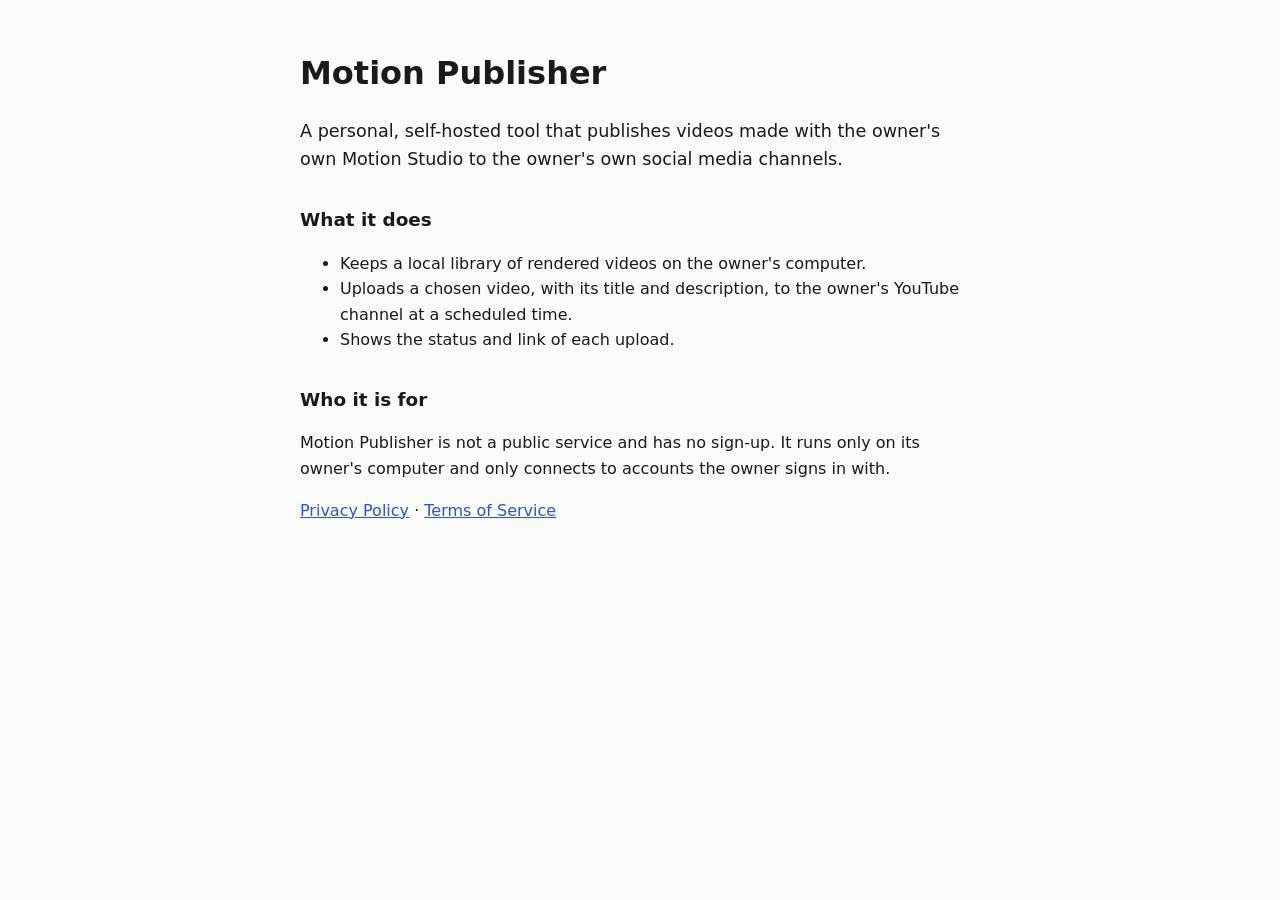
<file: index.html>
<!doctype html>
<html lang="en">
<head>
<meta charset="utf-8">
<meta name="viewport" content="width=device-width, initial-scale=1">
<title>Motion Publisher</title>
<link rel="stylesheet" href="style.css">
</head>
<body>
<main>
  <h1>Motion Publisher</h1>
  <p class="lead">A personal, self-hosted tool that publishes videos made with the owner's own Motion Studio to the owner's own social media channels.</p>

  <h2>What it does</h2>
  <ul>
    <li>Keeps a local library of rendered videos on the owner's computer.</li>
    <li>Uploads a chosen video, with its title and description, to the owner's YouTube channel at a scheduled time.</li>
    <li>Shows the status and link of each upload.</li>
  </ul>

  <h2>Who it is for</h2>
  <p>Motion Publisher is not a public service and has no sign-up. It runs only on its owner's computer and only connects to accounts the owner signs in with.</p>

  <p><a href="privacy.html">Privacy Policy</a> · <a href="terms.html">Terms of Service</a></p>
</main>
</body>
</html>
</file>
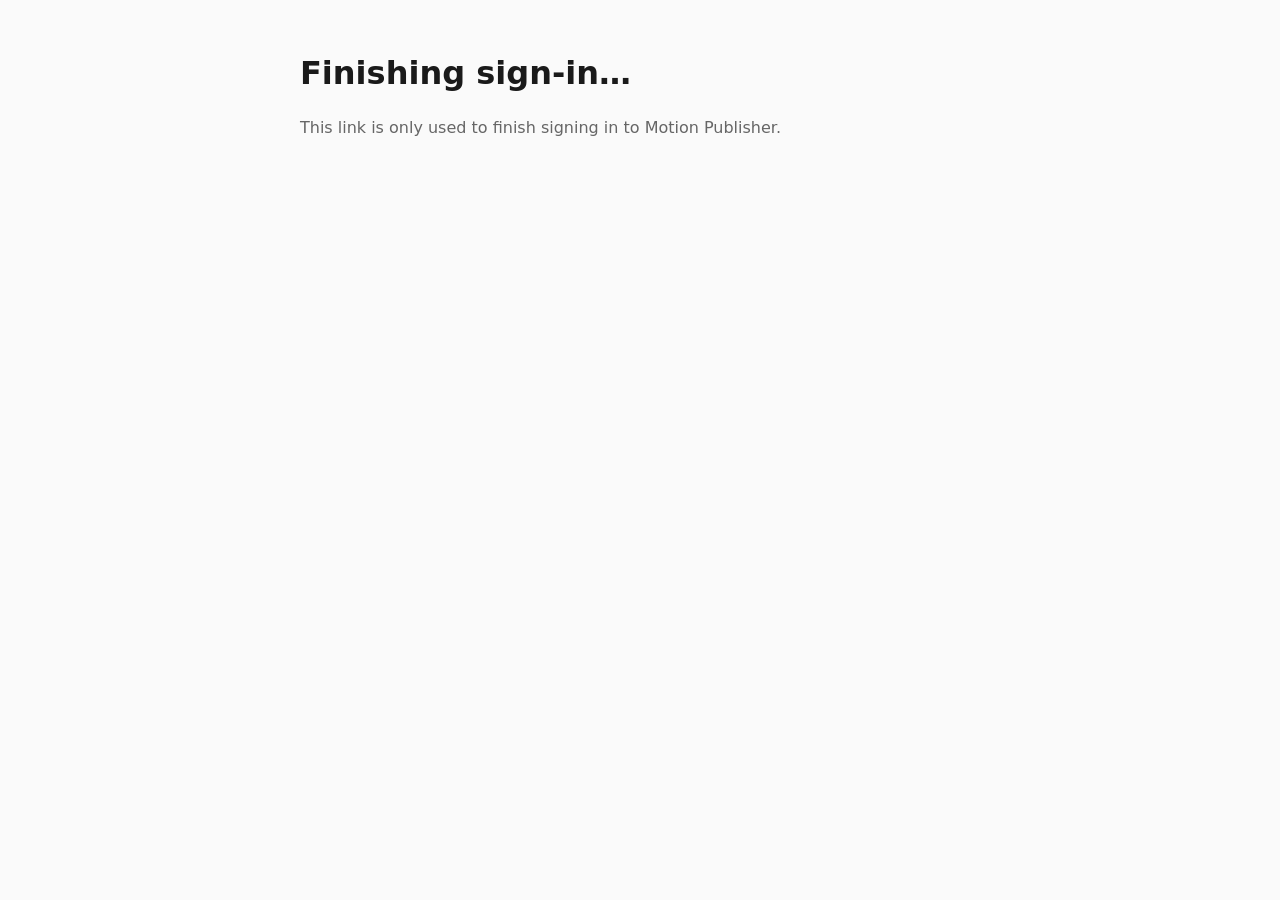
<file: callback.html>
<!doctype html>
<html lang="en">
<head>
<meta charset="utf-8">
<meta name="viewport" content="width=device-width, initial-scale=1">
<meta name="referrer" content="no-referrer">
<title>Motion Publisher · Sign-in</title>
<link rel="stylesheet" href="style.css">
</head>
<body>
<main>
  <h1>Finishing sign-in…</h1>
  <p id="msg" class="muted">Returning to Motion Publisher on this computer.</p>
</main>
<script>
  // Instagram only accepts https redirect addresses. This page hands the sign-in code straight
  // back to Motion Publisher running on the owner's own computer; nothing is stored or sent elsewhere.
  var params = new URLSearchParams(location.search);
  if (/^ig\.[a-f0-9]{32}$/.test(params.get('state') || '')) {
    location.replace('http://127.0.0.1:3002/auth/instagram/callback' + location.search);
  } else {
    document.getElementById('msg').textContent = 'This link is only used to finish signing in to Motion Publisher.';
  }
</script>
</body>
</html>
</file>
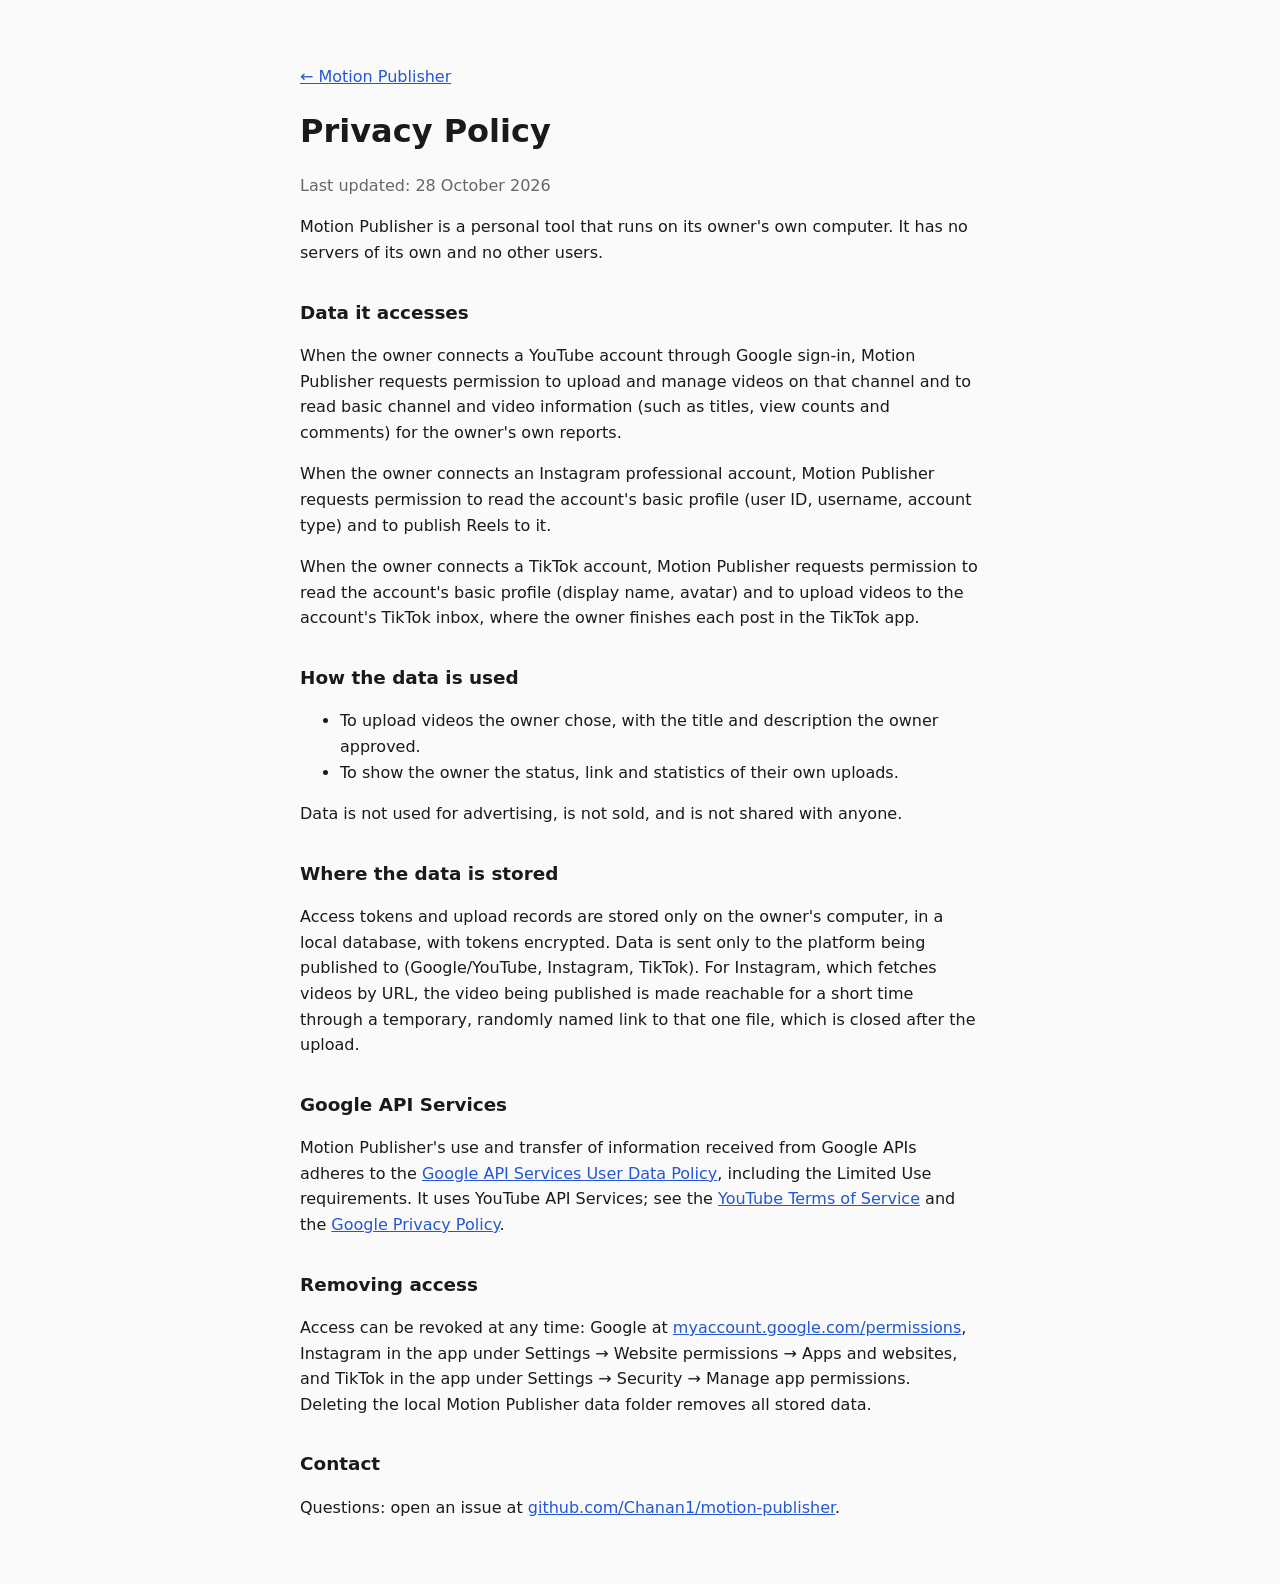
<file: privacy.html>
<!doctype html>
<html lang="en">
<head>
<meta charset="utf-8">
<meta name="viewport" content="width=device-width, initial-scale=1">
<title>Privacy Policy · Motion Publisher</title>
<link rel="stylesheet" href="style.css">
</head>
<body>
<main>
  <p><a href="index.html">← Motion Publisher</a></p>
  <h1>Privacy Policy</h1>
  <p class="muted">Last updated: 28 October 2026</p>

  <p>Motion Publisher is a personal tool that runs on its owner's own computer. It has no servers of its own and no other users.</p>

  <h2>Data it accesses</h2>
  <p>When the owner connects a YouTube account through Google sign-in, Motion Publisher requests permission to upload and manage videos on that channel and to read basic channel and video information (such as titles, view counts and comments) for the owner's own reports.</p>
  <p>When the owner connects an Instagram professional account, Motion Publisher requests permission to read the account's basic profile (user ID, username, account type) and to publish Reels to it.</p>
  <p>When the owner connects a TikTok account, Motion Publisher requests permission to read the account's basic profile (display name, avatar) and to upload videos to the account's TikTok inbox, where the owner finishes each post in the TikTok app.</p>

  <h2>How the data is used</h2>
  <ul>
    <li>To upload videos the owner chose, with the title and description the owner approved.</li>
    <li>To show the owner the status, link and statistics of their own uploads.</li>
  </ul>
  <p>Data is not used for advertising, is not sold, and is not shared with anyone.</p>

  <h2>Where the data is stored</h2>
  <p>Access tokens and upload records are stored only on the owner's computer, in a local database, with tokens encrypted. Data is sent only to the platform being published to (Google/YouTube, Instagram, TikTok). For Instagram, which fetches videos by URL, the video being published is made reachable for a short time through a temporary, randomly named link to that one file, which is closed after the upload.</p>

  <h2>Google API Services</h2>
  <p>Motion Publisher's use and transfer of information received from Google APIs adheres to the <a href="https://developers.google.com/terms/api-services-user-data-policy">Google API Services User Data Policy</a>, including the Limited Use requirements. It uses YouTube API Services; see the <a href="https://www.youtube.com/t/terms">YouTube Terms of Service</a> and the <a href="https://policies.google.com/privacy">Google Privacy Policy</a>.</p>

  <h2>Removing access</h2>
  <p>Access can be revoked at any time: Google at <a href="https://myaccount.google.com/permissions">myaccount.google.com/permissions</a>, Instagram in the app under Settings → Website permissions → Apps and websites, and TikTok in the app under Settings → Security → Manage app permissions. Deleting the local Motion Publisher data folder removes all stored data.</p>

  <h2>Contact</h2>
  <p>Questions: open an issue at <a href="https://github.com/Chanan1/motion-publisher/issues">github.com/Chanan1/motion-publisher</a>.</p>
</main>
</body>
</html>
</file>
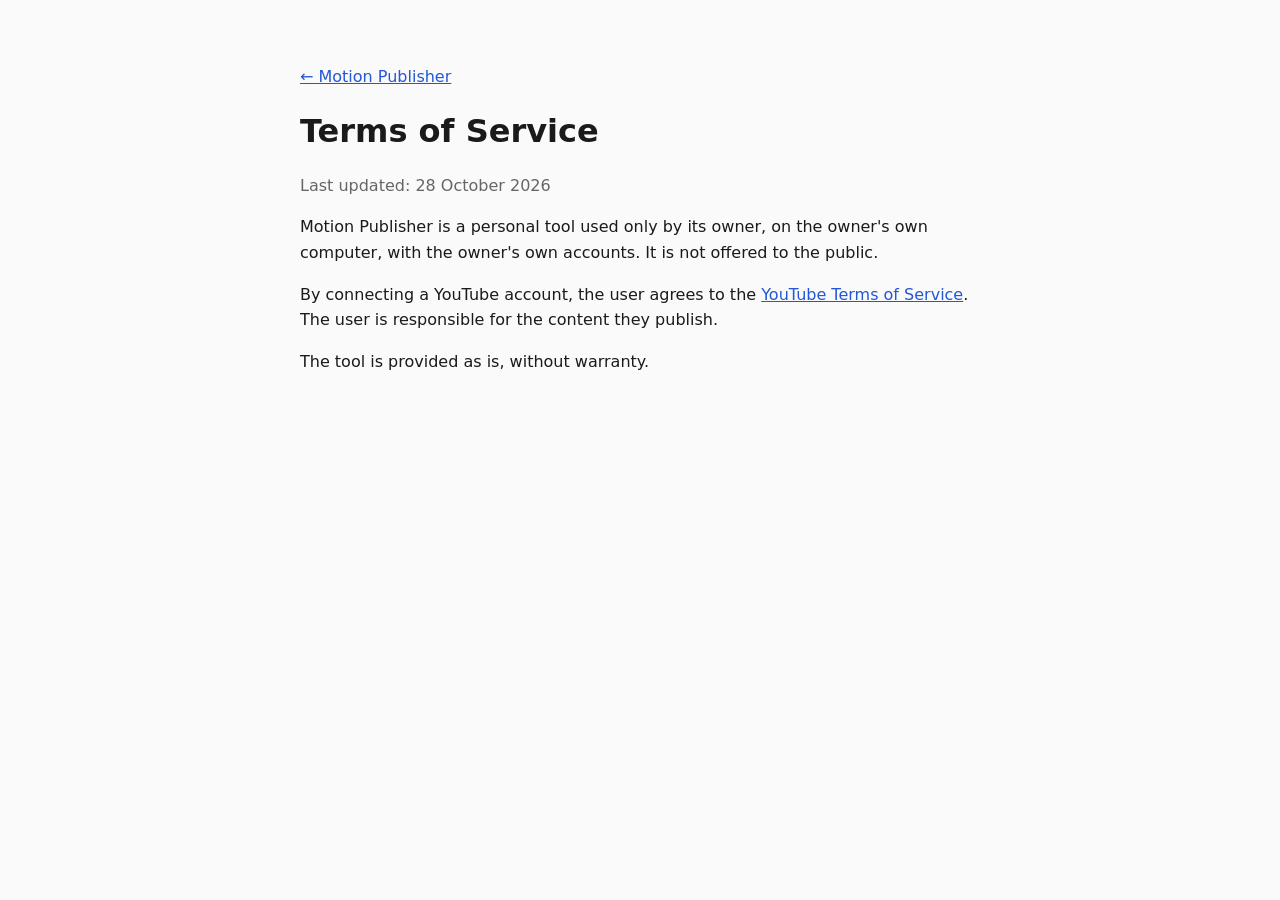
<file: terms.html>
<!doctype html>
<html lang="en">
<head>
<meta charset="utf-8">
<meta name="viewport" content="width=device-width, initial-scale=1">
<title>Terms of Service · Motion Publisher</title>
<link rel="stylesheet" href="style.css">
</head>
<body>
<main>
  <p><a href="index.html">← Motion Publisher</a></p>
  <h1>Terms of Service</h1>
  <p class="muted">Last updated: 28 October 2026</p>

  <p>Motion Publisher is a personal tool used only by its owner, on the owner's own computer, with the owner's own accounts. It is not offered to the public.</p>
  <p>By connecting a YouTube account, the user agrees to the <a href="https://www.youtube.com/t/terms">YouTube Terms of Service</a>. The user is responsible for the content they publish.</p>
  <p>The tool is provided as is, without warranty.</p>
</main>
</body>
</html>
</file>
<file: style.css>
:root { --bg: #fafafa; --fg: #1a1a1a; --muted: #666; --link: #2457d6; }
@media (prefers-color-scheme: dark) {
  :root { --bg: #141414; --fg: #e8e8e8; --muted: #9a9a9a; --link: #7aa2ff; }
}
body { margin: 0; background: var(--bg); color: var(--fg); font: 16px/1.6 system-ui, -apple-system, "Segoe UI", sans-serif; }
main { max-width: 680px; margin: 0 auto; padding: 48px 16px; }
h1 { font-size: 2rem; margin: 0 0 8px; }
h2 { font-size: 1.15rem; margin-top: 32px; }
.lead { font-size: 1.1rem; }
.muted { color: var(--muted); }
a { color: var(--link); }
</file>
